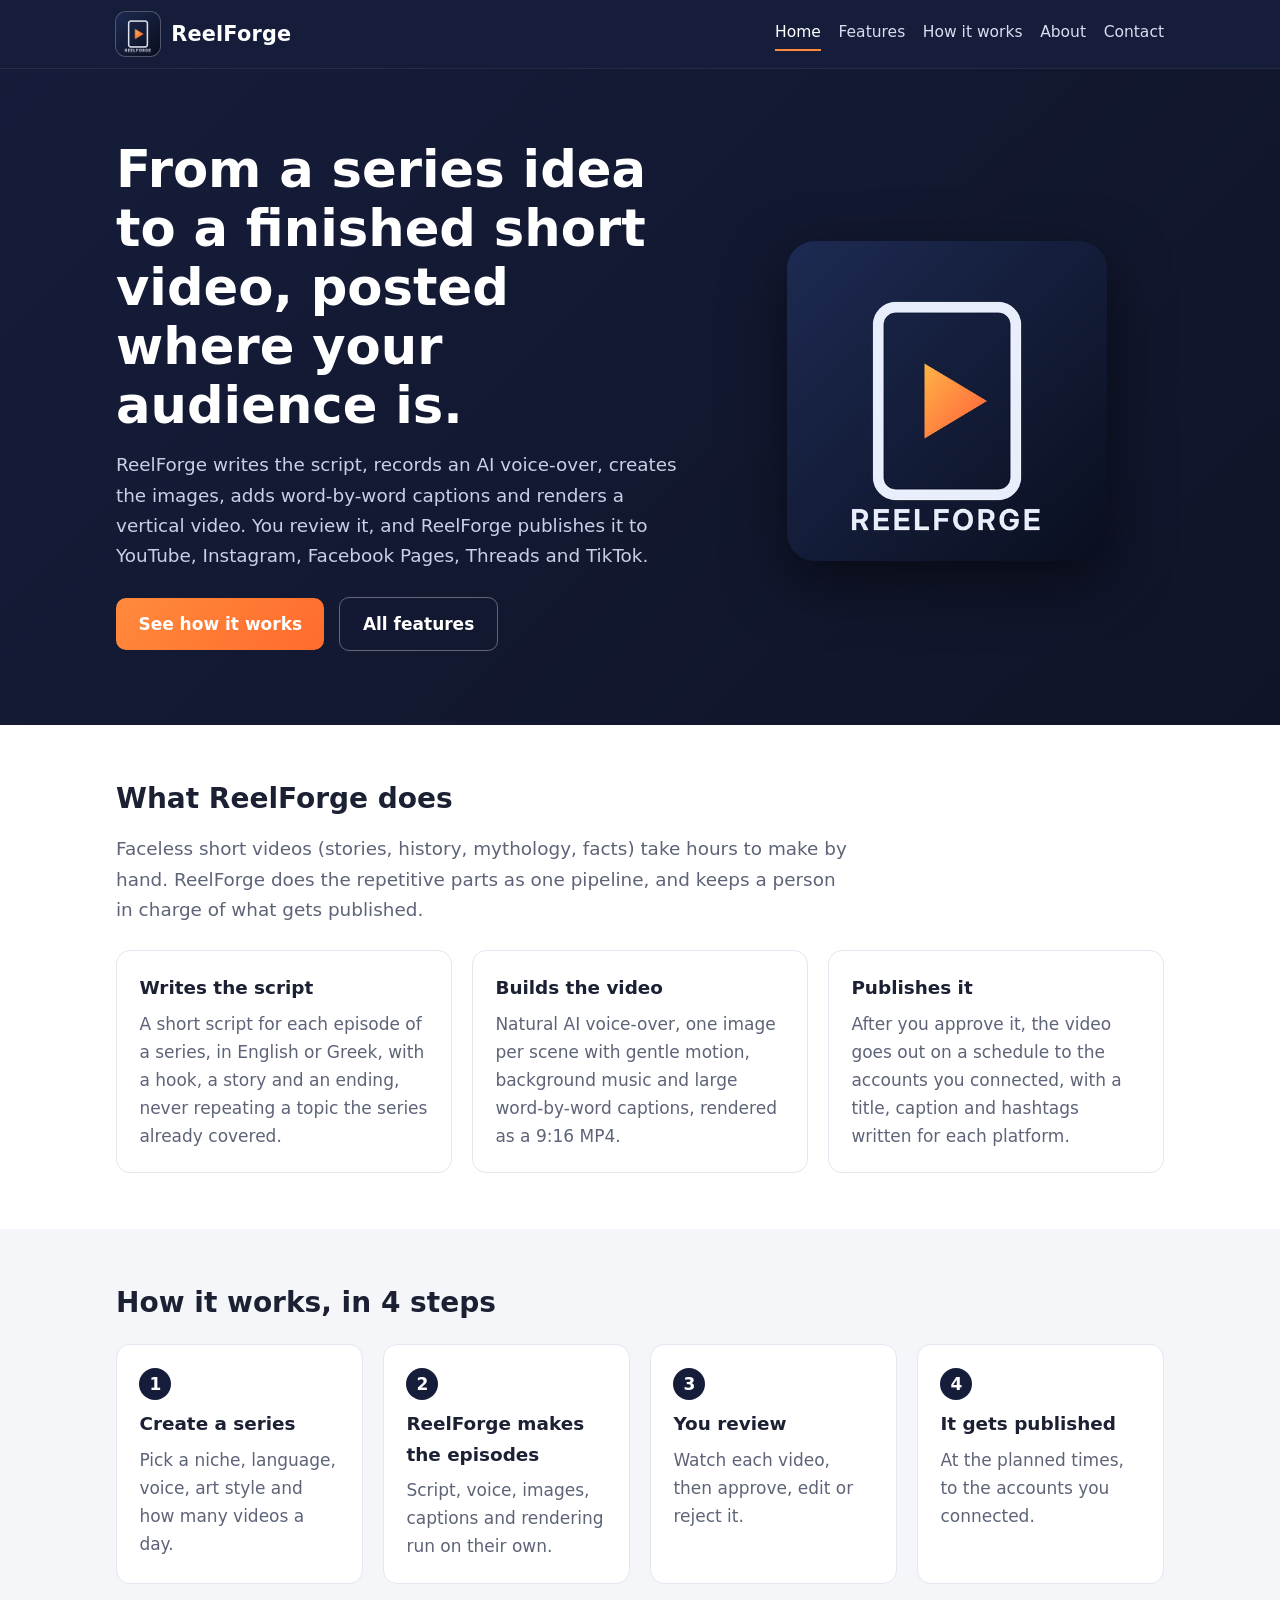
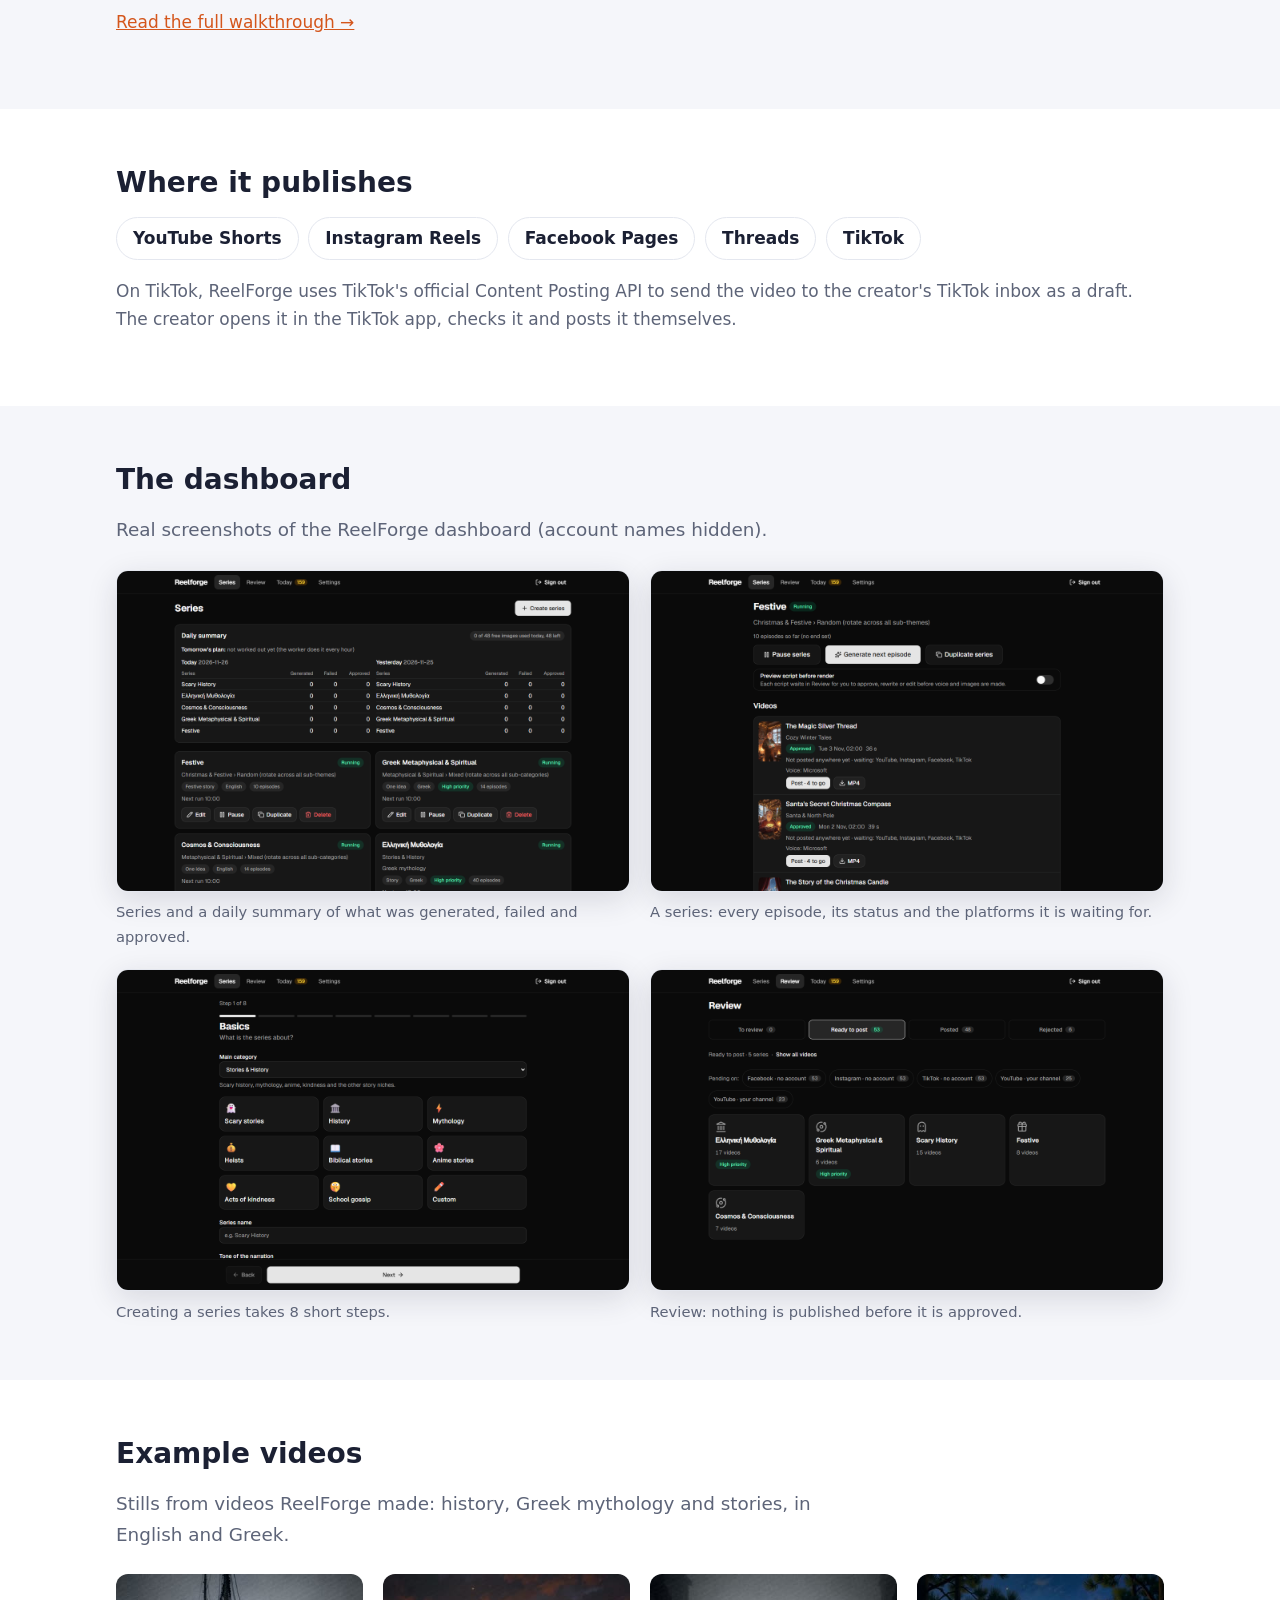
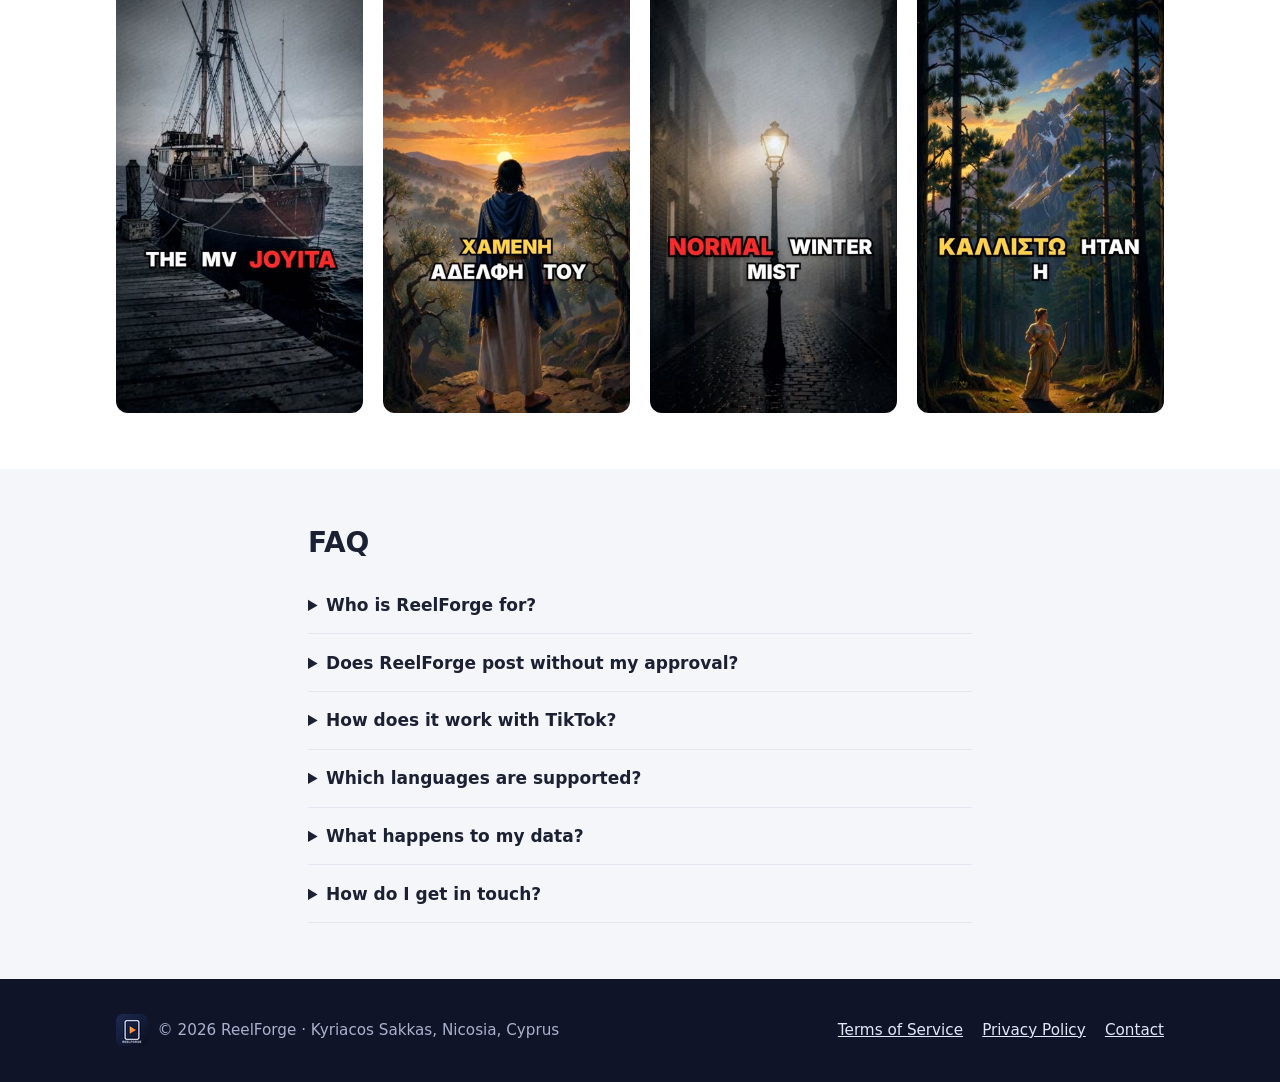
<file: index.html>
<!doctype html>
<html lang="en">
<head>
<meta charset="utf-8">
<meta name="viewport" content="width=device-width, initial-scale=1">
<title>ReelForge – faceless short videos, from idea to post</title>
<meta name="description" content="ReelForge turns a series idea into faceless short videos (script, AI voice, images, captions) and publishes them to YouTube, Instagram, Facebook, Threads and TikTok.">
<link rel="icon" href="favicon.ico" sizes="any">
<link rel="icon" type="image/png" sizes="32x32" href="favicon-32.png">
<link rel="apple-touch-icon" href="apple-touch-icon.png">
<link rel="manifest" href="site.webmanifest">
<meta name="theme-color" content="#161d3a">
<meta property="og:type" content="website">
<meta property="og:site_name" content="ReelForge">
<meta property="og:title" content="ReelForge – faceless short videos, from idea to post">
<meta property="og:description" content="Script, AI voice, images and captions in one pipeline, then published to YouTube, Instagram, Facebook, Threads and TikTok.">
<meta property="og:url" content="https://kvesakkas.github.io/reelforge-legal/">
<meta property="og:image" content="https://kvesakkas.github.io/reelforge-legal/icon-512.png">
<meta name="twitter:card" content="summary">
<link rel="stylesheet" href="style.css">
</head>
<body>
<header class="site-header">
  <div class="wrap">
    <a class="brand" href="index.html"><img src="logo-96.png" alt="ReelForge app icon" width="44" height="44">ReelForge</a>
    <nav class="site-nav" aria-label="Main">
      <a href="index.html" aria-current="page">Home</a>
      <a href="features.html">Features</a>
      <a href="how-it-works.html">How it works</a>
      <a href="about.html">About</a>
      <a href="contact.html">Contact</a>
    </nav>
  </div>
</header>

<main>
<div class="hero">
  <div class="wrap">
    <div>
      <h1>From a series idea to a finished short video, posted where your audience is.</h1>
      <p>ReelForge writes the script, records an AI voice-over, creates the images, adds word-by-word captions and renders a vertical video. You review it, and ReelForge publishes it to YouTube, Instagram, Facebook Pages, Threads and TikTok.</p>
      <a class="btn" href="how-it-works.html">See how it works</a>
      <a class="btn ghost" href="features.html">All features</a>
    </div>
    <img class="icon-big" src="icon-512.png" alt="ReelForge app icon" width="320" height="320">
  </div>
</div>

<section>
  <div class="wrap">
    <h2>What ReelForge does</h2>
    <p class="lead">Faceless short videos (stories, history, mythology, facts) take hours to make by hand. ReelForge does the repetitive parts as one pipeline, and keeps a person in charge of what gets published.</p>
    <div class="grid three" style="margin-top:1.5rem">
      <div class="card"><h3>Writes the script</h3><p>A short script for each episode of a series, in English or Greek, with a hook, a story and an ending, never repeating a topic the series already covered.</p></div>
      <div class="card"><h3>Builds the video</h3><p>Natural AI voice-over, one image per scene with gentle motion, background music and large word-by-word captions, rendered as a 9:16 MP4.</p></div>
      <div class="card"><h3>Publishes it</h3><p>After you approve it, the video goes out on a schedule to the accounts you connected, with a title, caption and hashtags written for each platform.</p></div>
    </div>
  </div>
</section>

<section class="alt">
  <div class="wrap">
    <h2>How it works, in 4 steps</h2>
    <div class="grid four" style="margin-top:1.5rem">
      <div class="card"><span class="step-no">1</span><h3>Create a series</h3><p>Pick a niche, language, voice, art style and how many videos a day.</p></div>
      <div class="card"><span class="step-no">2</span><h3>ReelForge makes the episodes</h3><p>Script, voice, images, captions and rendering run on their own.</p></div>
      <div class="card"><span class="step-no">3</span><h3>You review</h3><p>Watch each video, then approve, edit or reject it.</p></div>
      <div class="card"><span class="step-no">4</span><h3>It gets published</h3><p>At the planned times, to the accounts you connected.</p></div>
    </div>
    <p style="margin-top:1.5rem"><a href="how-it-works.html">Read the full walkthrough →</a></p>
  </div>
</section>

<section>
  <div class="wrap">
    <h2>Where it publishes</h2>
    <ul class="platforms">
      <li>YouTube Shorts</li><li>Instagram Reels</li><li>Facebook Pages</li><li>Threads</li><li>TikTok</li>
    </ul>
    <p class="muted">On TikTok, ReelForge uses TikTok's official Content Posting API to send the video to the creator's TikTok inbox as a draft. The creator opens it in the TikTok app, checks it and posts it themselves.</p>
  </div>
</section>

<section class="alt">
  <div class="wrap">
    <h2>The dashboard</h2>
    <p class="lead">Real screenshots of the ReelForge dashboard (account names hidden).</p>
    <div class="grid two" style="margin-top:1.5rem">
      <figure class="shot"><img src="img/dashboard-library.png" alt="ReelForge dashboard: list of series with a daily summary" width="1280" height="800"><figcaption>Series and a daily summary of what was generated, failed and approved.</figcaption></figure>
      <figure class="shot"><img src="img/dashboard-series.png" alt="A series page listing its videos and where each will be posted" width="1280" height="800"><figcaption>A series: every episode, its status and the platforms it is waiting for.</figcaption></figure>
      <figure class="shot"><img src="img/dashboard-new-series.png" alt="The new series wizard, step 1: category and niche" width="1280" height="800"><figcaption>Creating a series takes 8 short steps.</figcaption></figure>
      <figure class="shot"><img src="img/dashboard-review.png" alt="The review page with tabs To review, Ready to post, Posted and Rejected" width="1280" height="800"><figcaption>Review: nothing is published before it is approved.</figcaption></figure>
    </div>
  </div>
</section>

<section>
  <div class="wrap">
    <h2>Example videos</h2>
    <p class="lead">Stills from videos ReelForge made: history, Greek mythology and stories, in English and Greek.</p>
    <div class="grid four stills" style="margin-top:1.5rem">
      <img src="img/example-1.jpg" alt="Video still: an old ship at a pier, caption 'The MV Joyita'" width="360" height="640">
      <img src="img/example-2.jpg" alt="Video still: a figure in a robe watching a sunset over hills, Greek caption" width="360" height="640">
      <img src="img/example-3.jpg" alt="Video still: a street lamp in a misty alley, caption 'Normal winter mist'" width="360" height="640">
      <img src="img/example-4.jpg" alt="Video still: a huntress in a pine forest below mountains, Greek caption" width="360" height="640">
    </div>
  </div>
</section>

<section class="alt">
  <div class="wrap narrow">
    <h2>FAQ</h2>
    <details><summary>Who is ReelForge for?</summary><p>Creators who run faceless channels and want to publish regularly without spending hours on every video. Today it is used by its developer for his own channels and is being prepared for more users.</p></details>
    <details><summary>Does ReelForge post without my approval?</summary><p>Only if you turn on auto-approve for a series. By default every video waits in Review until you approve it.</p></details>
    <details><summary>How does it work with TikTok?</summary><p>You connect your TikTok account with TikTok's own login. ReelForge then uploads approved videos to your TikTok inbox as drafts; you finish and post them in the TikTok app. You can disconnect at any time.</p></details>
    <details><summary>Which languages are supported?</summary><p>English and Greek scripts, voices and captions.</p></details>
    <details><summary>What happens to my data?</summary><p>ReelForge stores only what it needs to post for you (encrypted access tokens and the connected account's basic profile). Nothing is sold or shared. See the <a href="privacy.html">Privacy Policy</a>.</p></details>
    <details><summary>How do I get in touch?</summary><p>E-mail <a href="mailto:kvesakkas@gmail.com">kvesakkas@gmail.com</a> or see the <a href="contact.html">Contact</a> page.</p></details>
  </div>
</section>
</main>

<footer class="site-footer">
  <div class="wrap">
    <div class="foot-brand"><img src="favicon-32.png" alt="" width="32" height="32"><span>© 2026 ReelForge · Kyriacos Sakkas, Nicosia, Cyprus</span></div>
    <nav aria-label="Footer">
      <a href="terms.html">Terms of Service</a>
      <a href="privacy.html">Privacy Policy</a>
      <a href="contact.html">Contact</a>
    </nav>
  </div>
</footer>
</body>
</html>
</file>
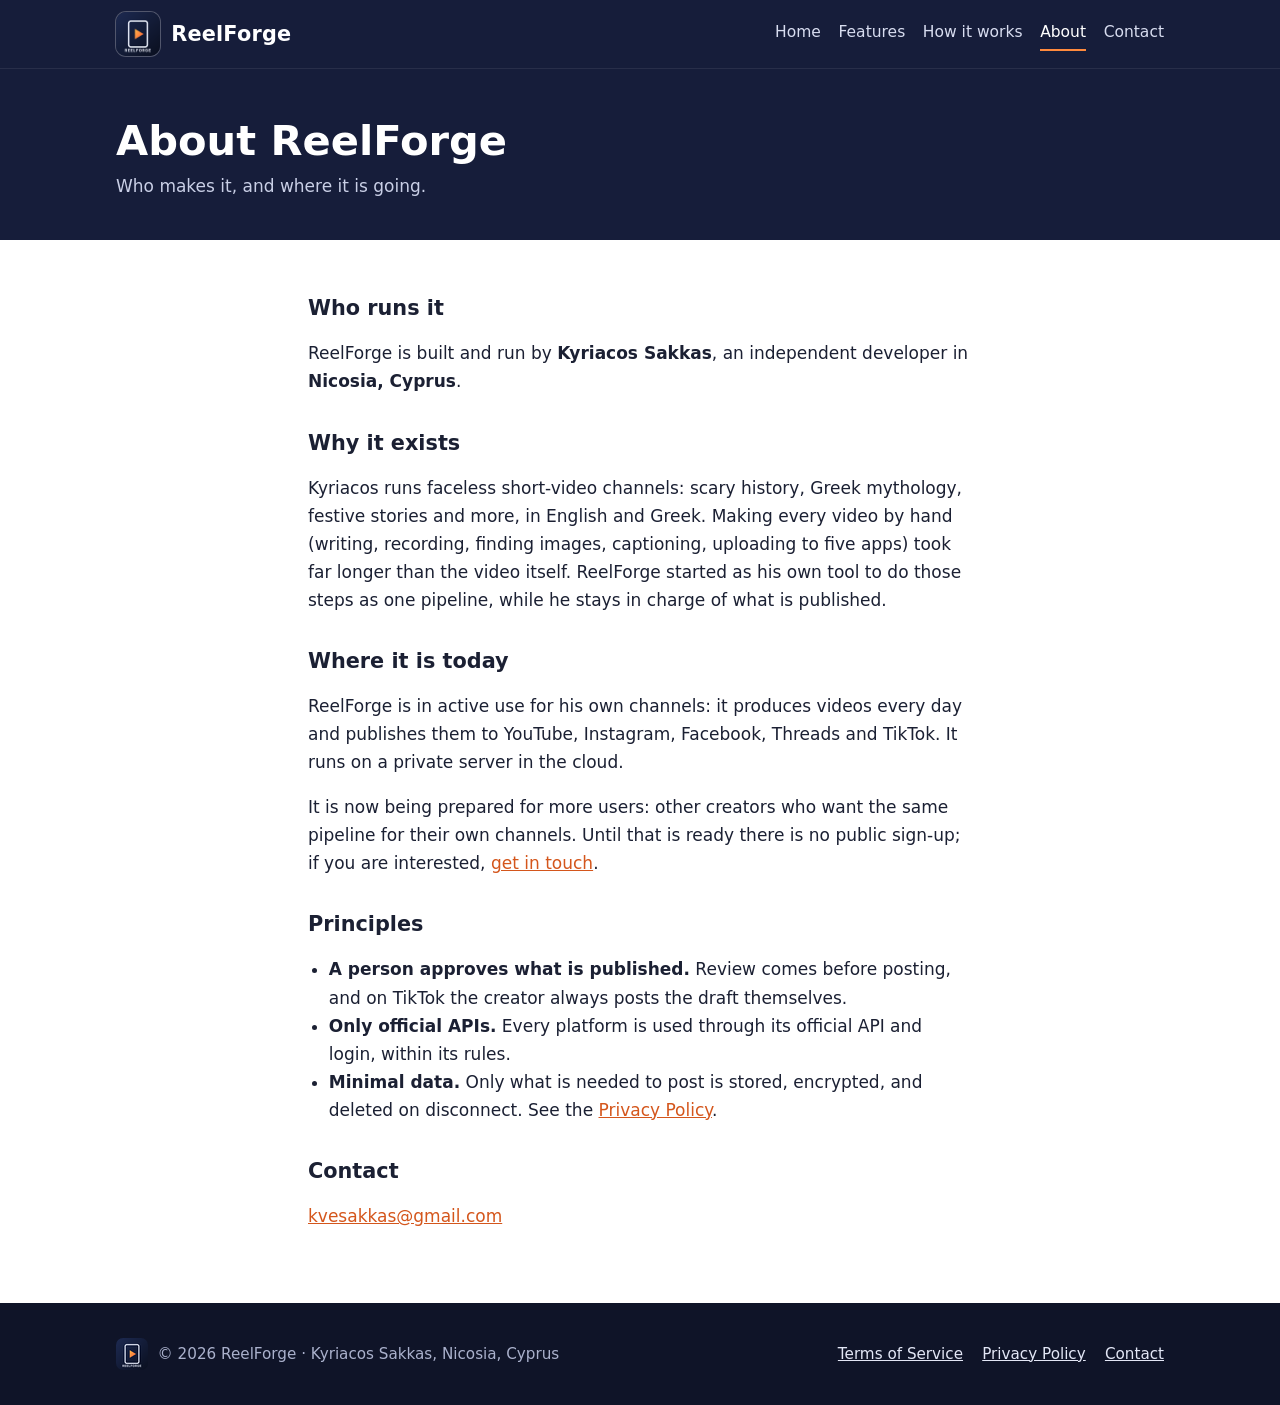
<file: about.html>
<!doctype html>
<html lang="en">
<head>
<meta charset="utf-8">
<meta name="viewport" content="width=device-width, initial-scale=1">
<title>About – ReelForge</title>
<meta name="description" content="Who makes ReelForge: Kyriacos Sakkas, Nicosia, Cyprus.">
<link rel="icon" href="favicon.ico" sizes="any">
<link rel="icon" type="image/png" sizes="32x32" href="favicon-32.png">
<link rel="apple-touch-icon" href="apple-touch-icon.png">
<link rel="manifest" href="site.webmanifest">
<meta name="theme-color" content="#161d3a">
<meta property="og:type" content="website">
<meta property="og:site_name" content="ReelForge">
<meta property="og:title" content="About – ReelForge">
<meta property="og:description" content="Who makes ReelForge and why.">
<meta property="og:url" content="https://kvesakkas.github.io/reelforge-legal/about.html">
<meta property="og:image" content="https://kvesakkas.github.io/reelforge-legal/icon-512.png">
<meta name="twitter:card" content="summary">
<link rel="stylesheet" href="style.css">
</head>
<body>
<header class="site-header">
  <div class="wrap">
    <a class="brand" href="index.html"><img src="logo-96.png" alt="ReelForge app icon" width="44" height="44">ReelForge</a>
    <nav class="site-nav" aria-label="Main">
      <a href="index.html">Home</a>
      <a href="features.html">Features</a>
      <a href="how-it-works.html">How it works</a>
      <a href="about.html" aria-current="page">About</a>
      <a href="contact.html">Contact</a>
    </nav>
  </div>
</header>

<main>
<div class="page-head"><div class="wrap"><h1>About ReelForge</h1><p>Who makes it, and where it is going.</p></div></div>

<section>
  <div class="wrap narrow prose">
    <h2 style="margin-top:0">Who runs it</h2>
    <p>ReelForge is built and run by <strong>Kyriacos Sakkas</strong>, an independent developer in <strong>Nicosia, Cyprus</strong>.</p>

    <h2>Why it exists</h2>
    <p>Kyriacos runs faceless short-video channels: scary history, Greek mythology, festive stories and more, in English and Greek. Making every video by hand (writing, recording, finding images, captioning, uploading to five apps) took far longer than the video itself. ReelForge started as his own tool to do those steps as one pipeline, while he stays in charge of what is published.</p>

    <h2>Where it is today</h2>
    <p>ReelForge is in active use for his own channels: it produces videos every day and publishes them to YouTube, Instagram, Facebook, Threads and TikTok. It runs on a private server in the cloud.</p>
    <p>It is now being prepared for more users: other creators who want the same pipeline for their own channels. Until that is ready there is no public sign-up; if you are interested, <a href="contact.html">get in touch</a>.</p>

    <h2>Principles</h2>
    <ul>
      <li><strong>A person approves what is published.</strong> Review comes before posting, and on TikTok the creator always posts the draft themselves.</li>
      <li><strong>Only official APIs.</strong> Every platform is used through its official API and login, within its rules.</li>
      <li><strong>Minimal data.</strong> Only what is needed to post is stored, encrypted, and deleted on disconnect. See the <a href="privacy.html">Privacy Policy</a>.</li>
    </ul>

    <h2>Contact</h2>
    <p><a href="mailto:kvesakkas@gmail.com">kvesakkas@gmail.com</a></p>
  </div>
</section>
</main>

<footer class="site-footer">
  <div class="wrap">
    <div class="foot-brand"><img src="favicon-32.png" alt="" width="32" height="32"><span>© 2026 ReelForge · Kyriacos Sakkas, Nicosia, Cyprus</span></div>
    <nav aria-label="Footer">
      <a href="terms.html">Terms of Service</a>
      <a href="privacy.html">Privacy Policy</a>
      <a href="contact.html">Contact</a>
    </nav>
  </div>
</footer>
</body>
</html>
</file>
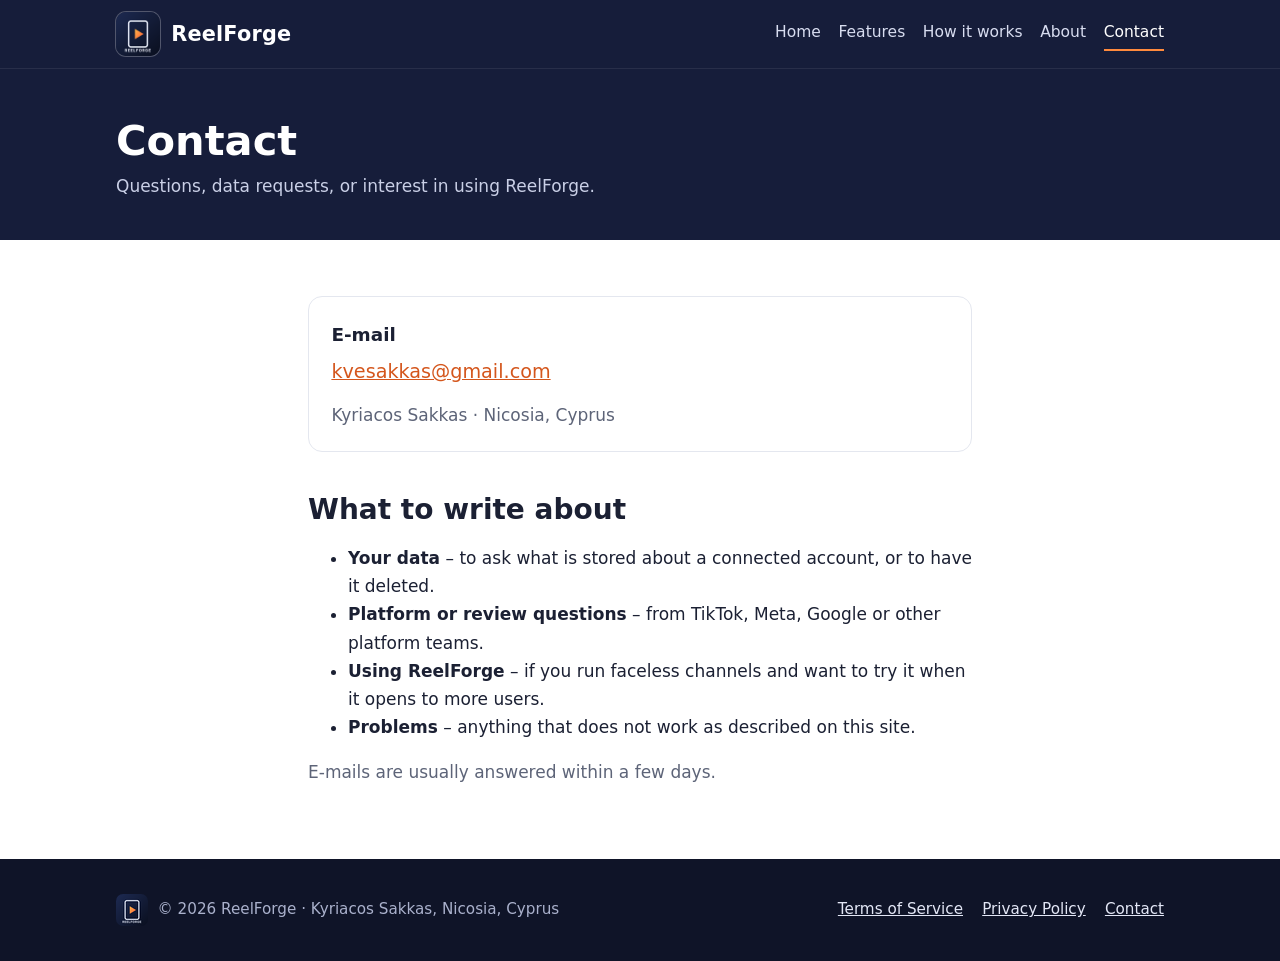
<file: contact.html>
<!doctype html>
<html lang="en">
<head>
<meta charset="utf-8">
<meta name="viewport" content="width=device-width, initial-scale=1">
<title>Contact – ReelForge</title>
<meta name="description" content="Contact ReelForge: kvesakkas@gmail.com.">
<link rel="icon" href="favicon.ico" sizes="any">
<link rel="icon" type="image/png" sizes="32x32" href="favicon-32.png">
<link rel="apple-touch-icon" href="apple-touch-icon.png">
<link rel="manifest" href="site.webmanifest">
<meta name="theme-color" content="#161d3a">
<meta property="og:type" content="website">
<meta property="og:site_name" content="ReelForge">
<meta property="og:title" content="Contact – ReelForge">
<meta property="og:description" content="Questions, data requests or interest in using ReelForge.">
<meta property="og:url" content="https://kvesakkas.github.io/reelforge-legal/contact.html">
<meta property="og:image" content="https://kvesakkas.github.io/reelforge-legal/icon-512.png">
<meta name="twitter:card" content="summary">
<link rel="stylesheet" href="style.css">
</head>
<body>
<header class="site-header">
  <div class="wrap">
    <a class="brand" href="index.html"><img src="logo-96.png" alt="ReelForge app icon" width="44" height="44">ReelForge</a>
    <nav class="site-nav" aria-label="Main">
      <a href="index.html">Home</a>
      <a href="features.html">Features</a>
      <a href="how-it-works.html">How it works</a>
      <a href="about.html">About</a>
      <a href="contact.html" aria-current="page">Contact</a>
    </nav>
  </div>
</header>

<main>
<div class="page-head"><div class="wrap"><h1>Contact</h1><p>Questions, data requests, or interest in using ReelForge.</p></div></div>

<section>
  <div class="wrap narrow">
    <div class="card">
      <h3>E-mail</h3>
      <p style="font-size:1.2rem"><a href="mailto:kvesakkas@gmail.com">kvesakkas@gmail.com</a></p>
      <p style="margin-top:0.8rem">Kyriacos Sakkas · Nicosia, Cyprus</p>
    </div>
    <h2 style="margin-top:2.5rem">What to write about</h2>
    <ul>
      <li><strong>Your data</strong> – to ask what is stored about a connected account, or to have it deleted.</li>
      <li><strong>Platform or review questions</strong> – from TikTok, Meta, Google or other platform teams.</li>
      <li><strong>Using ReelForge</strong> – if you run faceless channels and want to try it when it opens to more users.</li>
      <li><strong>Problems</strong> – anything that does not work as described on this site.</li>
    </ul>
    <p class="muted">E-mails are usually answered within a few days.</p>
  </div>
</section>
</main>

<footer class="site-footer">
  <div class="wrap">
    <div class="foot-brand"><img src="favicon-32.png" alt="" width="32" height="32"><span>© 2026 ReelForge · Kyriacos Sakkas, Nicosia, Cyprus</span></div>
    <nav aria-label="Footer">
      <a href="terms.html">Terms of Service</a>
      <a href="privacy.html">Privacy Policy</a>
      <a href="contact.html">Contact</a>
    </nav>
  </div>
</footer>
</body>
</html>
</file>
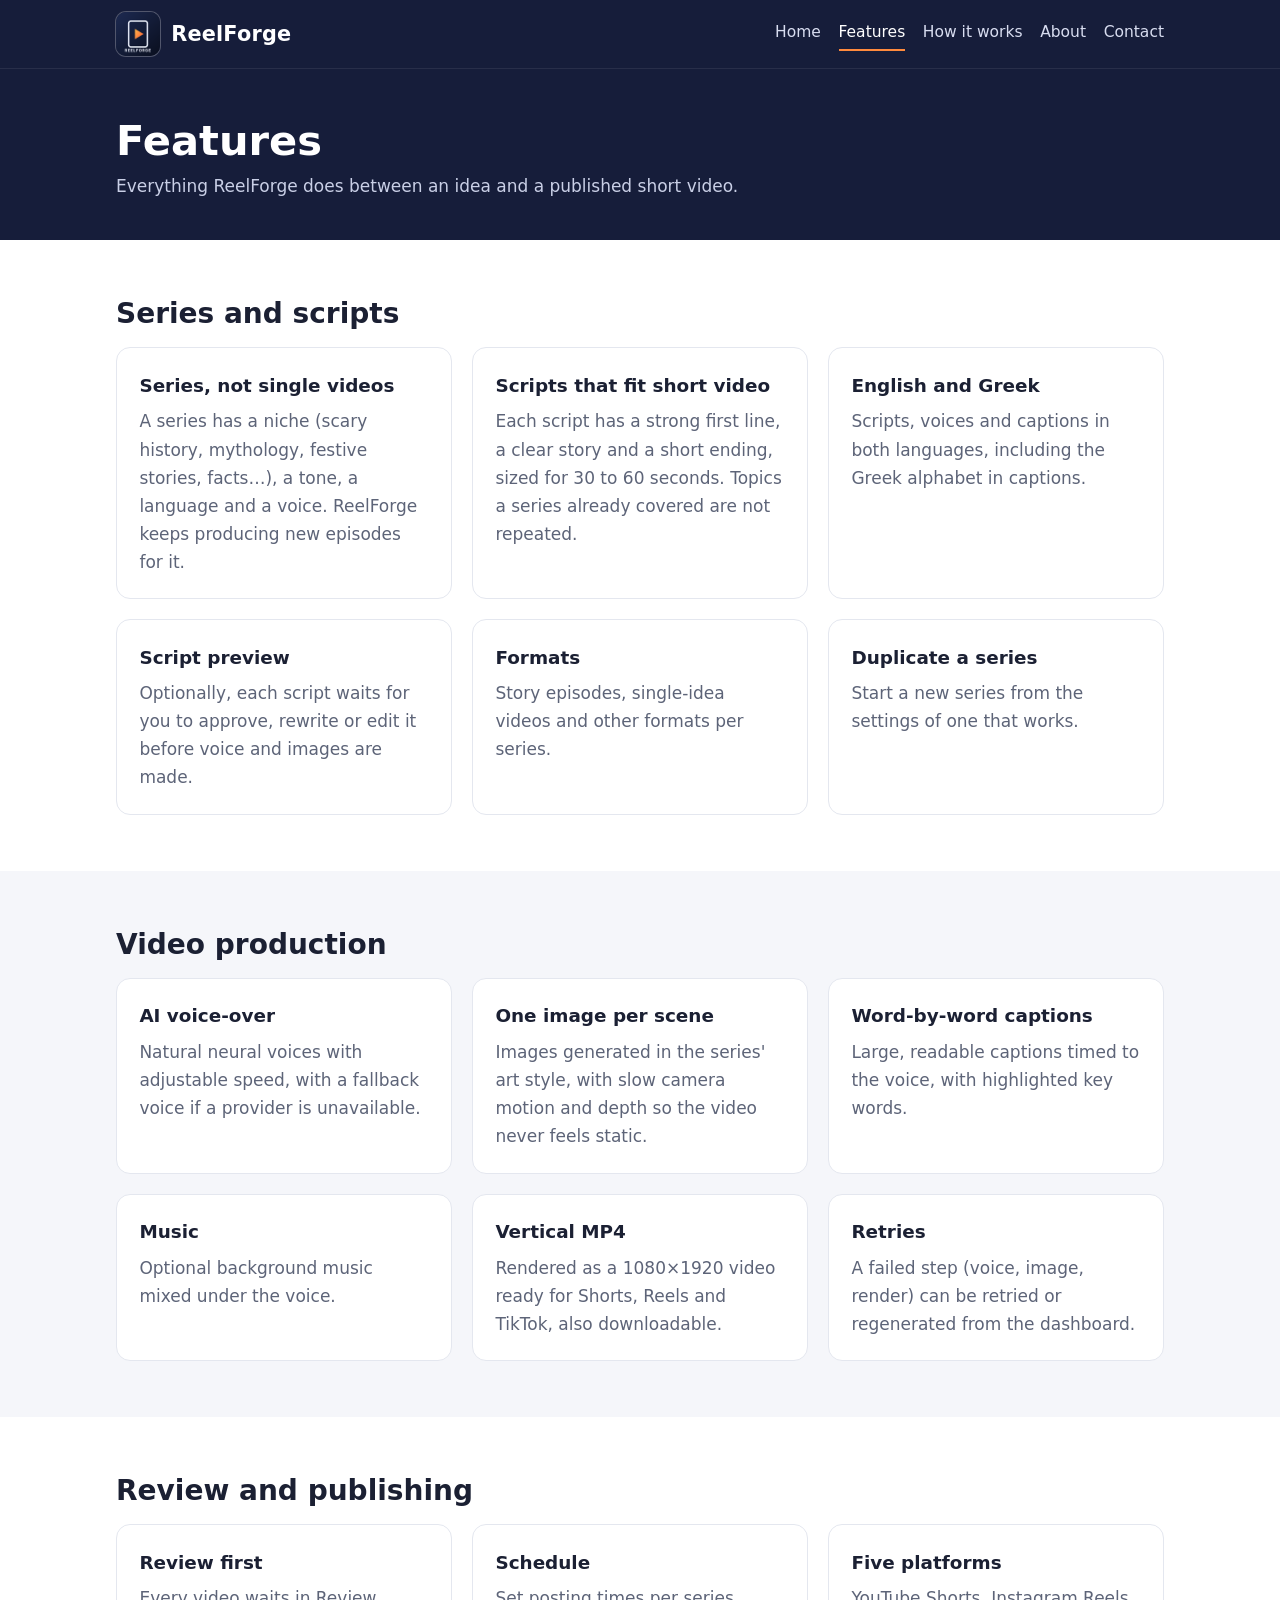
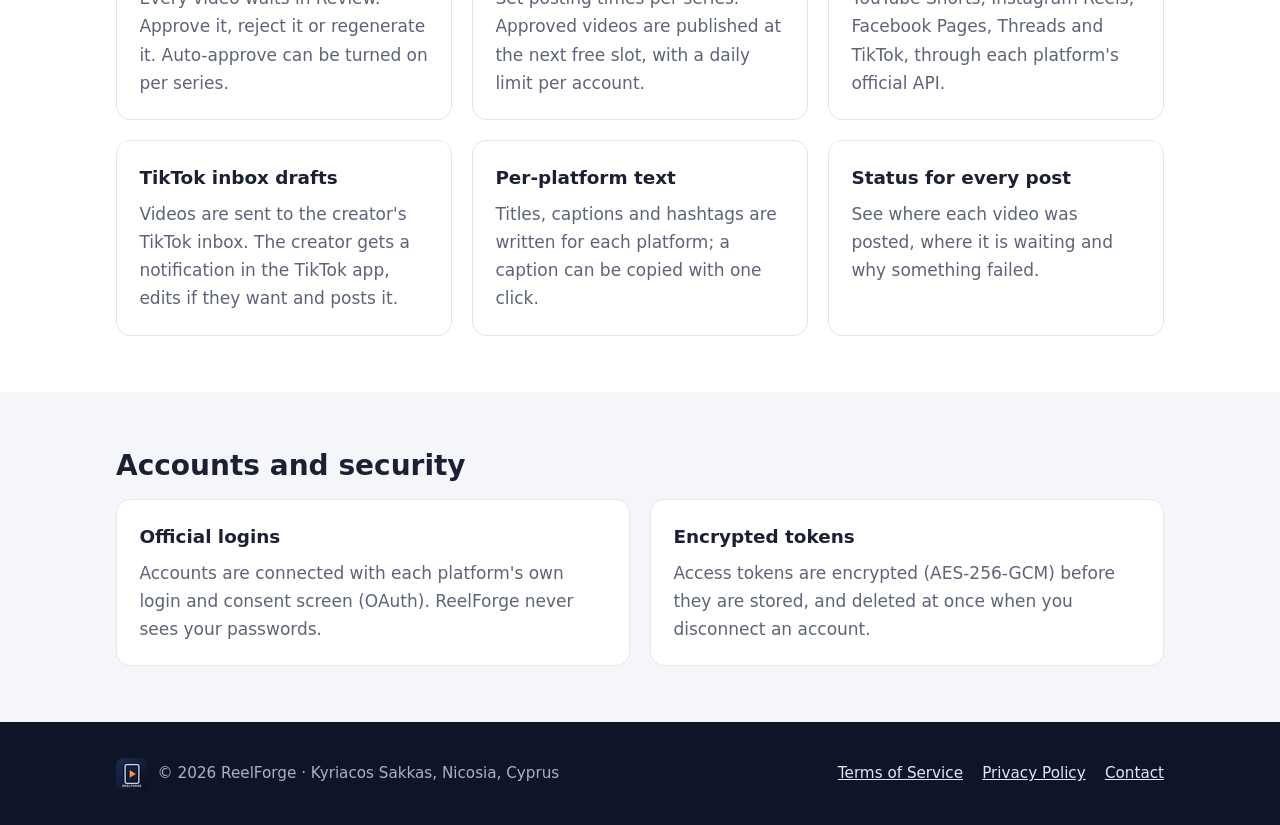
<file: features.html>
<!doctype html>
<html lang="en">
<head>
<meta charset="utf-8">
<meta name="viewport" content="width=device-width, initial-scale=1">
<title>Features – ReelForge</title>
<meta name="description" content="ReelForge features: series, scripts, AI voice, images, captions, review, scheduling and publishing to five platforms.">
<link rel="icon" href="favicon.ico" sizes="any">
<link rel="icon" type="image/png" sizes="32x32" href="favicon-32.png">
<link rel="apple-touch-icon" href="apple-touch-icon.png">
<link rel="manifest" href="site.webmanifest">
<meta name="theme-color" content="#161d3a">
<meta property="og:type" content="website">
<meta property="og:site_name" content="ReelForge">
<meta property="og:title" content="Features – ReelForge">
<meta property="og:description" content="Series, scripts, AI voice, images, captions, review, scheduling and publishing to five platforms.">
<meta property="og:url" content="https://kvesakkas.github.io/reelforge-legal/features.html">
<meta property="og:image" content="https://kvesakkas.github.io/reelforge-legal/icon-512.png">
<meta name="twitter:card" content="summary">
<link rel="stylesheet" href="style.css">
</head>
<body>
<header class="site-header">
  <div class="wrap">
    <a class="brand" href="index.html"><img src="logo-96.png" alt="ReelForge app icon" width="44" height="44">ReelForge</a>
    <nav class="site-nav" aria-label="Main">
      <a href="index.html">Home</a>
      <a href="features.html" aria-current="page">Features</a>
      <a href="how-it-works.html">How it works</a>
      <a href="about.html">About</a>
      <a href="contact.html">Contact</a>
    </nav>
  </div>
</header>

<main>
<div class="page-head"><div class="wrap"><h1>Features</h1><p>Everything ReelForge does between an idea and a published short video.</p></div></div>

<section>
  <div class="wrap">
    <h2>Series and scripts</h2>
    <div class="grid three">
      <div class="card"><h3>Series, not single videos</h3><p>A series has a niche (scary history, mythology, festive stories, facts…), a tone, a language and a voice. ReelForge keeps producing new episodes for it.</p></div>
      <div class="card"><h3>Scripts that fit short video</h3><p>Each script has a strong first line, a clear story and a short ending, sized for 30 to 60 seconds. Topics a series already covered are not repeated.</p></div>
      <div class="card"><h3>English and Greek</h3><p>Scripts, voices and captions in both languages, including the Greek alphabet in captions.</p></div>
      <div class="card"><h3>Script preview</h3><p>Optionally, each script waits for you to approve, rewrite or edit it before voice and images are made.</p></div>
      <div class="card"><h3>Formats</h3><p>Story episodes, single-idea videos and other formats per series.</p></div>
      <div class="card"><h3>Duplicate a series</h3><p>Start a new series from the settings of one that works.</p></div>
    </div>
  </div>
</section>

<section class="alt">
  <div class="wrap">
    <h2>Video production</h2>
    <div class="grid three">
      <div class="card"><h3>AI voice-over</h3><p>Natural neural voices with adjustable speed, with a fallback voice if a provider is unavailable.</p></div>
      <div class="card"><h3>One image per scene</h3><p>Images generated in the series' art style, with slow camera motion and depth so the video never feels static.</p></div>
      <div class="card"><h3>Word-by-word captions</h3><p>Large, readable captions timed to the voice, with highlighted key words.</p></div>
      <div class="card"><h3>Music</h3><p>Optional background music mixed under the voice.</p></div>
      <div class="card"><h3>Vertical MP4</h3><p>Rendered as a 1080×1920 video ready for Shorts, Reels and TikTok, also downloadable.</p></div>
      <div class="card"><h3>Retries</h3><p>A failed step (voice, image, render) can be retried or regenerated from the dashboard.</p></div>
    </div>
  </div>
</section>

<section>
  <div class="wrap">
    <h2>Review and publishing</h2>
    <div class="grid three">
      <div class="card"><h3>Review first</h3><p>Every video waits in Review. Approve it, reject it or regenerate it. Auto-approve can be turned on per series.</p></div>
      <div class="card"><h3>Schedule</h3><p>Set posting times per series. Approved videos are published at the next free slot, with a daily limit per account.</p></div>
      <div class="card"><h3>Five platforms</h3><p>YouTube Shorts, Instagram Reels, Facebook Pages, Threads and TikTok, through each platform's official API.</p></div>
      <div class="card"><h3>TikTok inbox drafts</h3><p>Videos are sent to the creator's TikTok inbox. The creator gets a notification in the TikTok app, edits if they want and posts it.</p></div>
      <div class="card"><h3>Per-platform text</h3><p>Titles, captions and hashtags are written for each platform; a caption can be copied with one click.</p></div>
      <div class="card"><h3>Status for every post</h3><p>See where each video was posted, where it is waiting and why something failed.</p></div>
    </div>
  </div>
</section>

<section class="alt">
  <div class="wrap">
    <h2>Accounts and security</h2>
    <div class="grid two">
      <div class="card"><h3>Official logins</h3><p>Accounts are connected with each platform's own login and consent screen (OAuth). ReelForge never sees your passwords.</p></div>
      <div class="card"><h3>Encrypted tokens</h3><p>Access tokens are encrypted (AES-256-GCM) before they are stored, and deleted at once when you disconnect an account.</p></div>
    </div>
  </div>
</section>
</main>

<footer class="site-footer">
  <div class="wrap">
    <div class="foot-brand"><img src="favicon-32.png" alt="" width="32" height="32"><span>© 2026 ReelForge · Kyriacos Sakkas, Nicosia, Cyprus</span></div>
    <nav aria-label="Footer">
      <a href="terms.html">Terms of Service</a>
      <a href="privacy.html">Privacy Policy</a>
      <a href="contact.html">Contact</a>
    </nav>
  </div>
</footer>
</body>
</html>
</file>
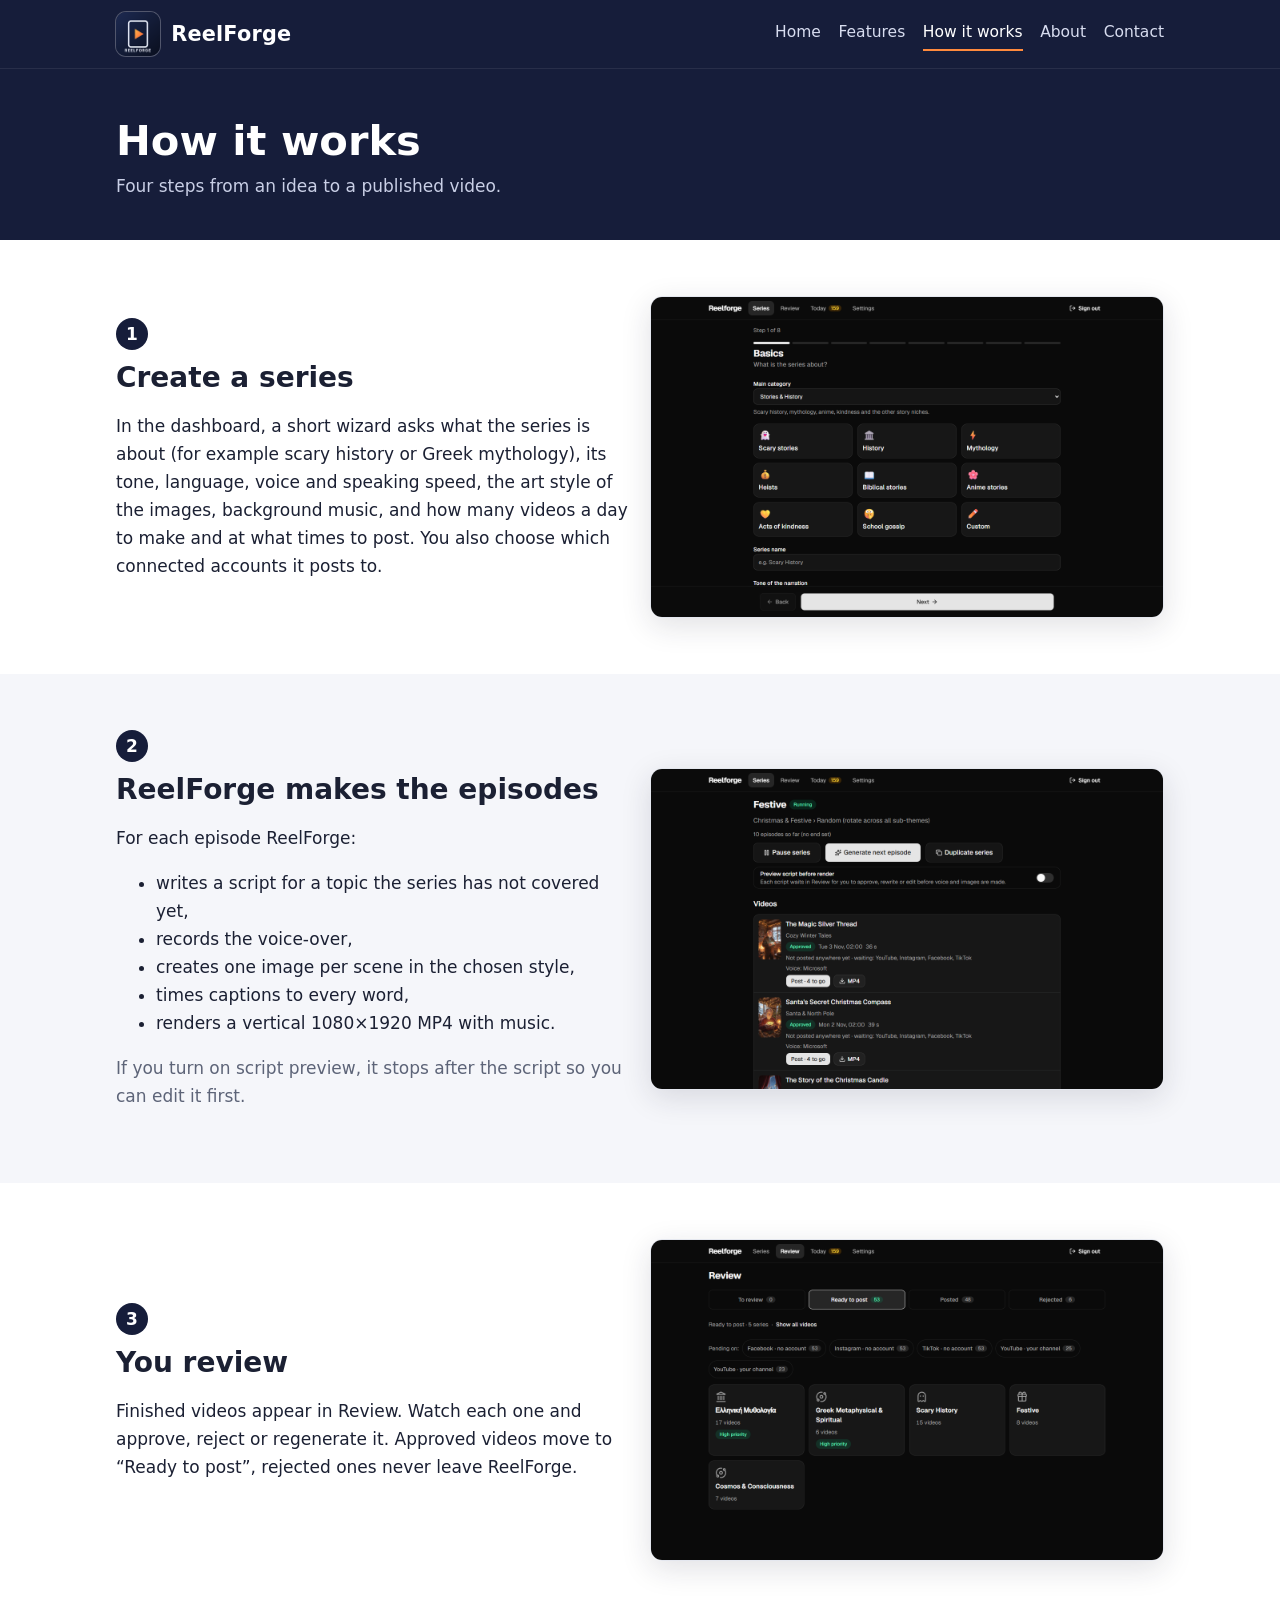
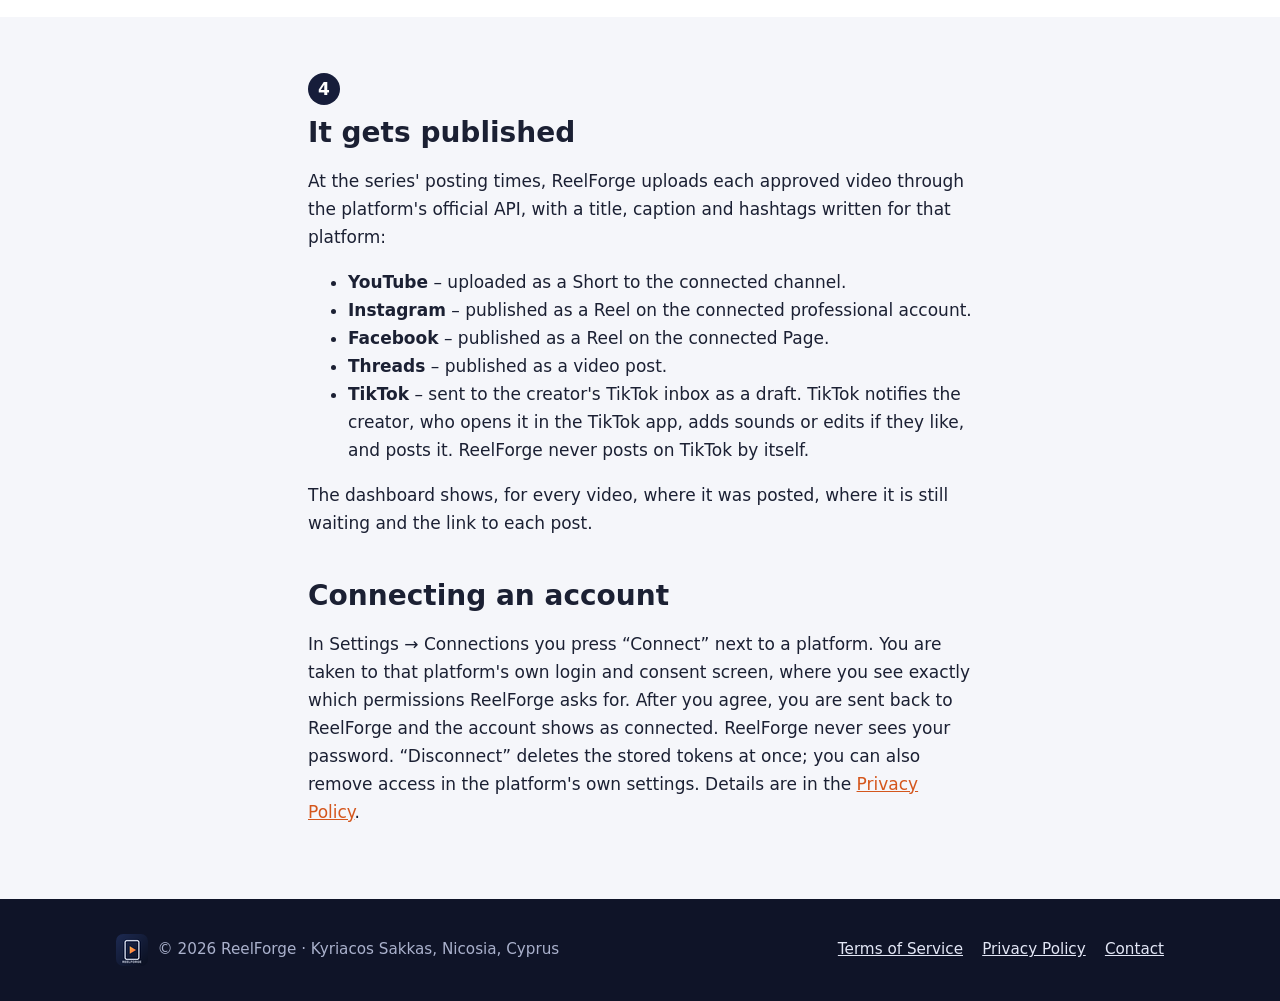
<file: how-it-works.html>
<!doctype html>
<html lang="en">
<head>
<meta charset="utf-8">
<meta name="viewport" content="width=device-width, initial-scale=1">
<title>How it works – ReelForge</title>
<meta name="description" content="How ReelForge turns a series idea into published short videos: create a series, generate, review, publish.">
<link rel="icon" href="favicon.ico" sizes="any">
<link rel="icon" type="image/png" sizes="32x32" href="favicon-32.png">
<link rel="apple-touch-icon" href="apple-touch-icon.png">
<link rel="manifest" href="site.webmanifest">
<meta name="theme-color" content="#161d3a">
<meta property="og:type" content="website">
<meta property="og:site_name" content="ReelForge">
<meta property="og:title" content="How it works – ReelForge">
<meta property="og:description" content="Create a series, let ReelForge make the episodes, review them, and they get published.">
<meta property="og:url" content="https://kvesakkas.github.io/reelforge-legal/how-it-works.html">
<meta property="og:image" content="https://kvesakkas.github.io/reelforge-legal/icon-512.png">
<meta name="twitter:card" content="summary">
<link rel="stylesheet" href="style.css">
</head>
<body>
<header class="site-header">
  <div class="wrap">
    <a class="brand" href="index.html"><img src="logo-96.png" alt="ReelForge app icon" width="44" height="44">ReelForge</a>
    <nav class="site-nav" aria-label="Main">
      <a href="index.html">Home</a>
      <a href="features.html">Features</a>
      <a href="how-it-works.html" aria-current="page">How it works</a>
      <a href="about.html">About</a>
      <a href="contact.html">Contact</a>
    </nav>
  </div>
</header>

<main>
<div class="page-head"><div class="wrap"><h1>How it works</h1><p>Four steps from an idea to a published video.</p></div></div>

<section>
  <div class="wrap grid two" style="align-items:center">
    <div>
      <span class="step-no">1</span>
      <h2>Create a series</h2>
      <p>In the dashboard, a short wizard asks what the series is about (for example scary history or Greek mythology), its tone, language, voice and speaking speed, the art style of the images, background music, and how many videos a day to make and at what times to post. You also choose which connected accounts it posts to.</p>
    </div>
    <figure class="shot"><img src="img/dashboard-new-series.png" alt="The new series wizard" width="1280" height="800"></figure>
  </div>
</section>

<section class="alt">
  <div class="wrap grid two" style="align-items:center">
    <div>
      <span class="step-no">2</span>
      <h2>ReelForge makes the episodes</h2>
      <p>For each episode ReelForge:</p>
      <ul>
        <li>writes a script for a topic the series has not covered yet,</li>
        <li>records the voice-over,</li>
        <li>creates one image per scene in the chosen style,</li>
        <li>times captions to every word,</li>
        <li>renders a vertical 1080×1920 MP4 with music.</li>
      </ul>
      <p class="muted">If you turn on script preview, it stops after the script so you can edit it first.</p>
    </div>
    <figure class="shot"><img src="img/dashboard-series.png" alt="A series page with its episodes" width="1280" height="800"></figure>
  </div>
</section>

<section>
  <div class="wrap grid two" style="align-items:center">
    <div>
      <span class="step-no">3</span>
      <h2>You review</h2>
      <p>Finished videos appear in Review. Watch each one and approve, reject or regenerate it. Approved videos move to “Ready to post”, rejected ones never leave ReelForge.</p>
    </div>
    <figure class="shot"><img src="img/dashboard-review.png" alt="The review page" width="1280" height="800"></figure>
  </div>
</section>

<section class="alt">
  <div class="wrap narrow">
    <span class="step-no">4</span>
    <h2>It gets published</h2>
    <p>At the series' posting times, ReelForge uploads each approved video through the platform's official API, with a title, caption and hashtags written for that platform:</p>
    <ul>
      <li><strong>YouTube</strong> – uploaded as a Short to the connected channel.</li>
      <li><strong>Instagram</strong> – published as a Reel on the connected professional account.</li>
      <li><strong>Facebook</strong> – published as a Reel on the connected Page.</li>
      <li><strong>Threads</strong> – published as a video post.</li>
      <li><strong>TikTok</strong> – sent to the creator's TikTok inbox as a draft. TikTok notifies the creator, who opens it in the TikTok app, adds sounds or edits if they like, and posts it. ReelForge never posts on TikTok by itself.</li>
    </ul>
    <p>The dashboard shows, for every video, where it was posted, where it is still waiting and the link to each post.</p>

    <h2 style="margin-top:2.5rem">Connecting an account</h2>
    <p>In Settings → Connections you press “Connect” next to a platform. You are taken to that platform's own login and consent screen, where you see exactly which permissions ReelForge asks for. After you agree, you are sent back to ReelForge and the account shows as connected. ReelForge never sees your password. “Disconnect” deletes the stored tokens at once; you can also remove access in the platform's own settings. Details are in the <a href="privacy.html">Privacy Policy</a>.</p>
  </div>
</section>
</main>

<footer class="site-footer">
  <div class="wrap">
    <div class="foot-brand"><img src="favicon-32.png" alt="" width="32" height="32"><span>© 2026 ReelForge · Kyriacos Sakkas, Nicosia, Cyprus</span></div>
    <nav aria-label="Footer">
      <a href="terms.html">Terms of Service</a>
      <a href="privacy.html">Privacy Policy</a>
      <a href="contact.html">Contact</a>
    </nav>
  </div>
</footer>
</body>
</html>
</file>
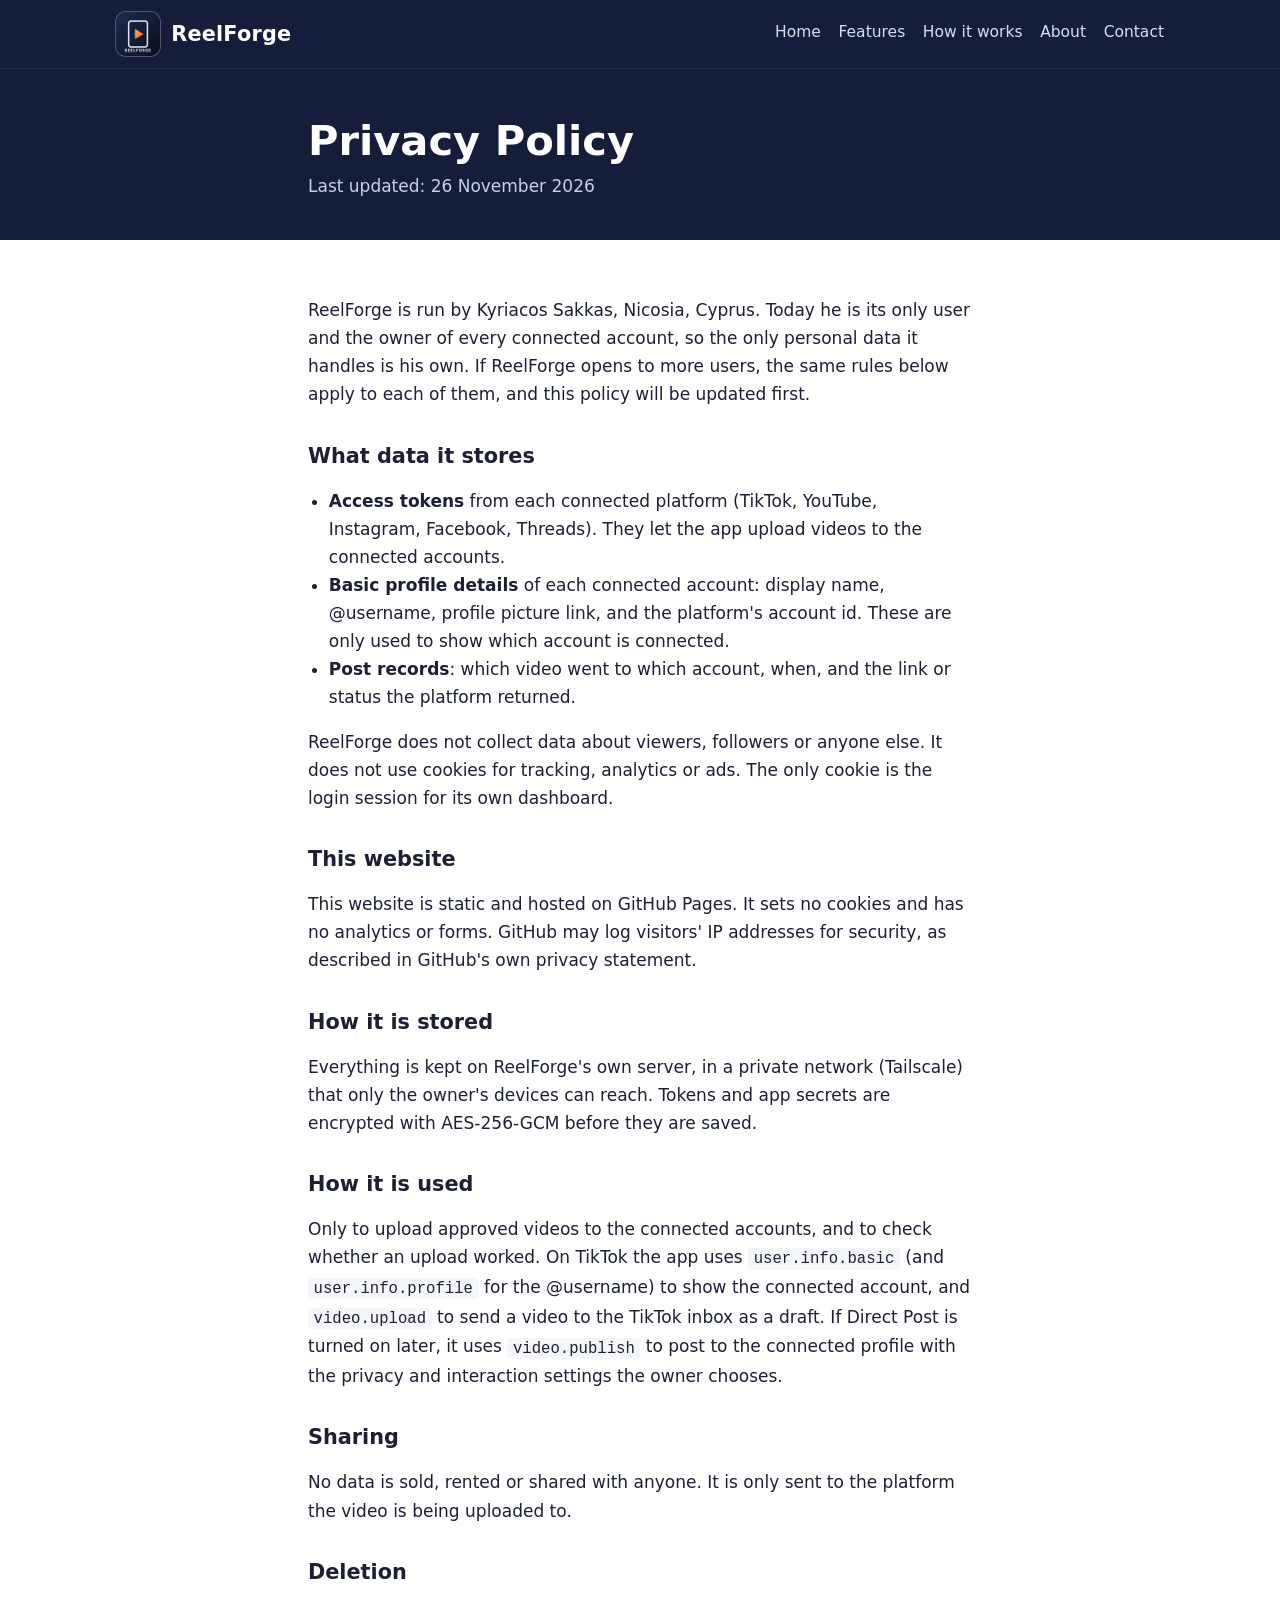
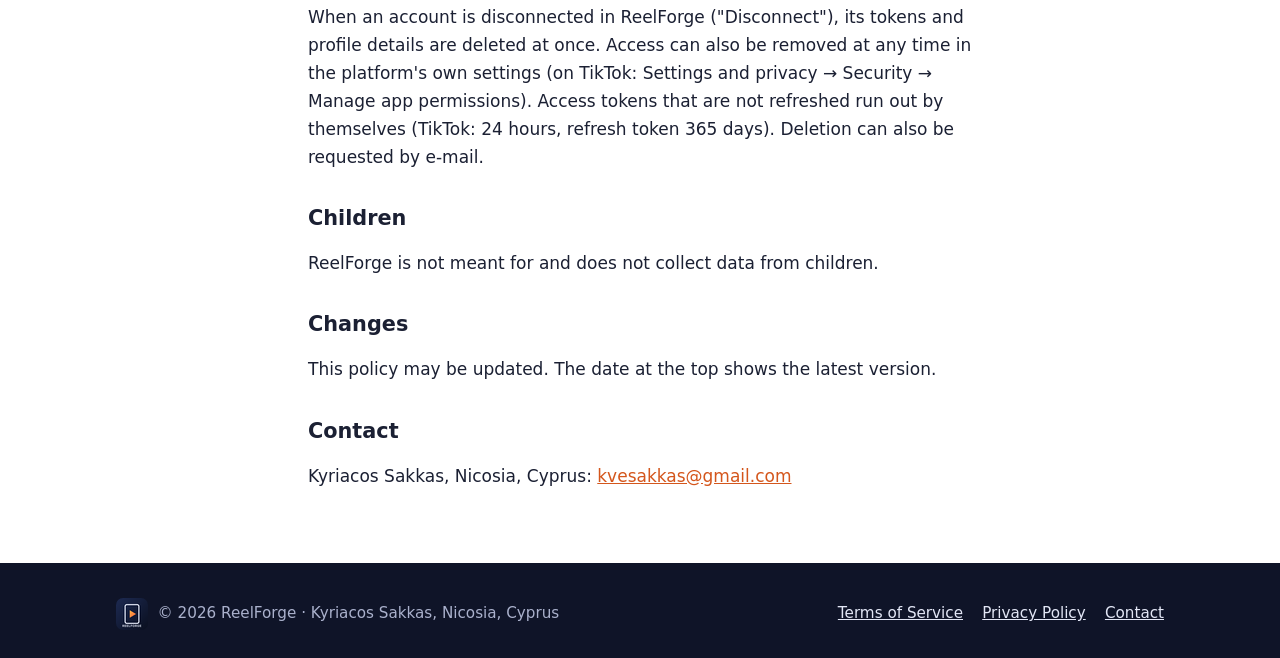
<file: privacy.html>
<!doctype html>
<html lang="en">
<head>
<meta charset="utf-8">
<meta name="viewport" content="width=device-width, initial-scale=1">
<title>Privacy Policy – ReelForge</title>
<meta name="description" content="ReelForge Privacy Policy.">
<link rel="icon" href="favicon.ico" sizes="any">
<link rel="icon" type="image/png" sizes="32x32" href="favicon-32.png">
<link rel="apple-touch-icon" href="apple-touch-icon.png">
<link rel="manifest" href="site.webmanifest">
<meta name="theme-color" content="#161d3a">
<meta property="og:type" content="website">
<meta property="og:site_name" content="ReelForge">
<meta property="og:title" content="Privacy Policy – ReelForge">
<meta property="og:url" content="https://kvesakkas.github.io/reelforge-legal/privacy.html">
<meta property="og:image" content="https://kvesakkas.github.io/reelforge-legal/icon-512.png">
<meta name="twitter:card" content="summary">
<link rel="stylesheet" href="style.css">
</head>
<body>
<header class="site-header">
  <div class="wrap">
    <a class="brand" href="index.html"><img src="logo-96.png" alt="ReelForge app icon" width="44" height="44">ReelForge</a>
    <nav class="site-nav" aria-label="Main">
      <a href="index.html">Home</a>
      <a href="features.html">Features</a>
      <a href="how-it-works.html">How it works</a>
      <a href="about.html">About</a>
      <a href="contact.html">Contact</a>
    </nav>
  </div>
</header>

<main>
<div class="page-head"><div class="wrap narrow"><h1>Privacy Policy</h1><p>Last updated: 26 November 2026</p></div></div>

<section>
<div class="wrap narrow prose">
<p style="margin-top:0">ReelForge is run by Kyriacos Sakkas, Nicosia, Cyprus. Today he is its only user and the owner of every connected account, so the only personal data it handles is his own. If ReelForge opens to more users, the same rules below apply to each of them, and this policy will be updated first.</p>

<h2>What data it stores</h2>
<ul>
  <li><strong>Access tokens</strong> from each connected platform (TikTok, YouTube, Instagram, Facebook, Threads). They let the app upload videos to the connected accounts.</li>
  <li><strong>Basic profile details</strong> of each connected account: display name, @username, profile picture link, and the platform's account id. These are only used to show which account is connected.</li>
  <li><strong>Post records</strong>: which video went to which account, when, and the link or status the platform returned.</li>
</ul>
<p>ReelForge does not collect data about viewers, followers or anyone else. It does not use cookies for tracking, analytics or ads. The only cookie is the login session for its own dashboard.</p>

<h2>This website</h2>
<p>This website is static and hosted on GitHub Pages. It sets no cookies and has no analytics or forms. GitHub may log visitors' IP addresses for security, as described in GitHub's own privacy statement.</p>

<h2>How it is stored</h2>
<p>Everything is kept on ReelForge's own server, in a private network (Tailscale) that only the owner's devices can reach. Tokens and app secrets are encrypted with AES-256-GCM before they are saved.</p>

<h2>How it is used</h2>
<p>Only to upload approved videos to the connected accounts, and to check whether an upload worked. On TikTok the app uses <code>user.info.basic</code> (and <code>user.info.profile</code> for the @username) to show the connected account, and <code>video.upload</code> to send a video to the TikTok inbox as a draft. If Direct Post is turned on later, it uses <code>video.publish</code> to post to the connected profile with the privacy and interaction settings the owner chooses.</p>

<h2>Sharing</h2>
<p>No data is sold, rented or shared with anyone. It is only sent to the platform the video is being uploaded to.</p>

<h2>Deletion</h2>
<p>When an account is disconnected in ReelForge ("Disconnect"), its tokens and profile details are deleted at once. Access can also be removed at any time in the platform's own settings (on TikTok: Settings and privacy → Security → Manage app permissions). Access tokens that are not refreshed run out by themselves (TikTok: 24 hours, refresh token 365 days). Deletion can also be requested by e-mail.</p>

<h2>Children</h2>
<p>ReelForge is not meant for and does not collect data from children.</p>

<h2>Changes</h2>
<p>This policy may be updated. The date at the top shows the latest version.</p>

<h2>Contact</h2>
<p>Kyriacos Sakkas, Nicosia, Cyprus: <a href="mailto:kvesakkas@gmail.com">kvesakkas@gmail.com</a></p>
</div>
</section>
</main>

<footer class="site-footer">
  <div class="wrap">
    <div class="foot-brand"><img src="favicon-32.png" alt="" width="32" height="32"><span>© 2026 ReelForge · Kyriacos Sakkas, Nicosia, Cyprus</span></div>
    <nav aria-label="Footer">
      <a href="terms.html">Terms of Service</a>
      <a href="privacy.html" aria-current="page">Privacy Policy</a>
      <a href="contact.html">Contact</a>
    </nav>
  </div>
</footer>
</body>
</html>
</file>
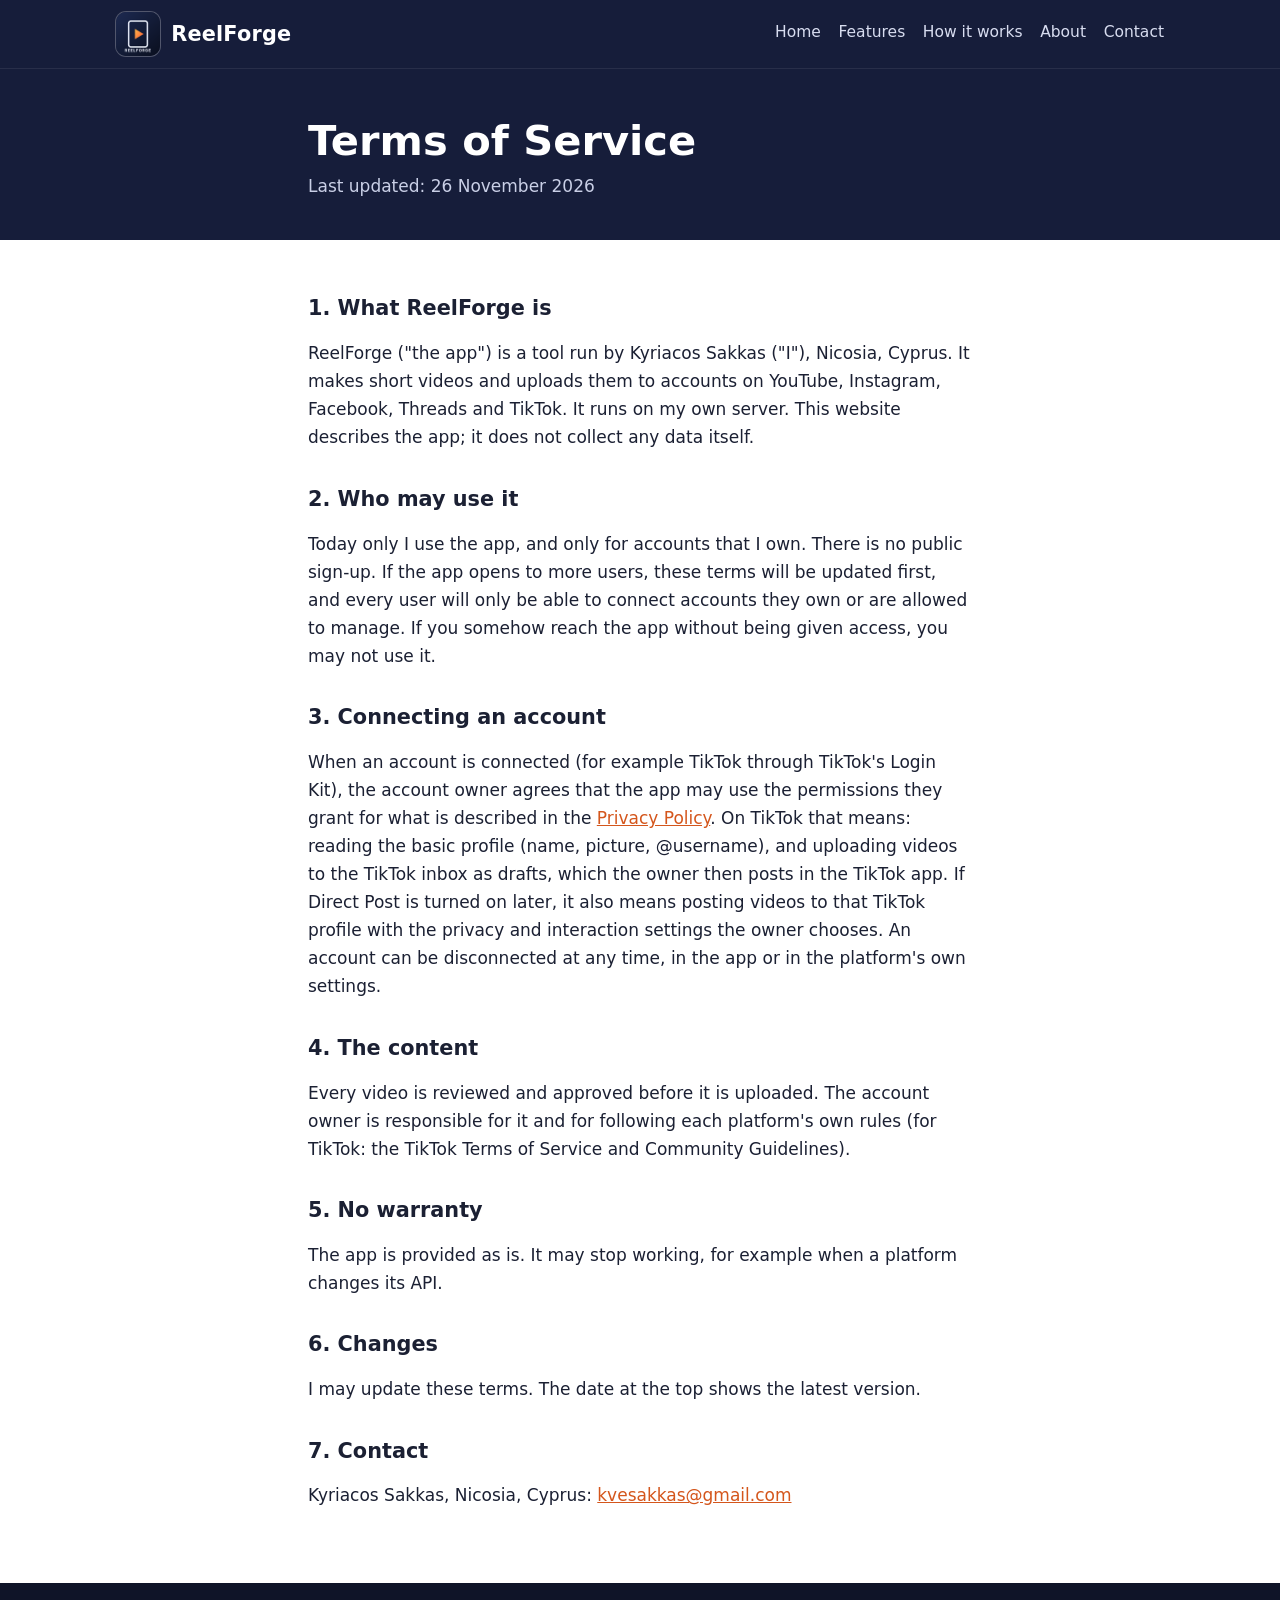
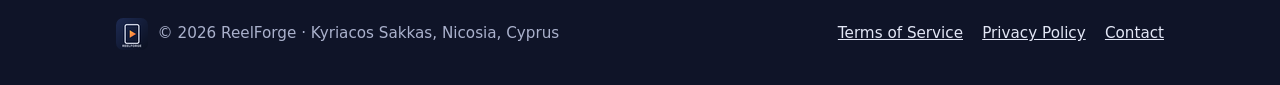
<file: terms.html>
<!doctype html>
<html lang="en">
<head>
<meta charset="utf-8">
<meta name="viewport" content="width=device-width, initial-scale=1">
<title>Terms of Service – ReelForge</title>
<meta name="description" content="ReelForge Terms of Service.">
<link rel="icon" href="favicon.ico" sizes="any">
<link rel="icon" type="image/png" sizes="32x32" href="favicon-32.png">
<link rel="apple-touch-icon" href="apple-touch-icon.png">
<link rel="manifest" href="site.webmanifest">
<meta name="theme-color" content="#161d3a">
<meta property="og:type" content="website">
<meta property="og:site_name" content="ReelForge">
<meta property="og:title" content="Terms of Service – ReelForge">
<meta property="og:url" content="https://kvesakkas.github.io/reelforge-legal/terms.html">
<meta property="og:image" content="https://kvesakkas.github.io/reelforge-legal/icon-512.png">
<meta name="twitter:card" content="summary">
<link rel="stylesheet" href="style.css">
</head>
<body>
<header class="site-header">
  <div class="wrap">
    <a class="brand" href="index.html"><img src="logo-96.png" alt="ReelForge app icon" width="44" height="44">ReelForge</a>
    <nav class="site-nav" aria-label="Main">
      <a href="index.html">Home</a>
      <a href="features.html">Features</a>
      <a href="how-it-works.html">How it works</a>
      <a href="about.html">About</a>
      <a href="contact.html">Contact</a>
    </nav>
  </div>
</header>

<main>
<div class="page-head"><div class="wrap narrow"><h1>Terms of Service</h1><p>Last updated: 26 November 2026</p></div></div>

<section>
<div class="wrap narrow prose">
<h2 style="margin-top:0">1. What ReelForge is</h2>
<p>ReelForge ("the app") is a tool run by Kyriacos Sakkas ("I"), Nicosia, Cyprus. It makes short videos and uploads them to accounts on YouTube, Instagram, Facebook, Threads and TikTok. It runs on my own server. This website describes the app; it does not collect any data itself.</p>

<h2>2. Who may use it</h2>
<p>Today only I use the app, and only for accounts that I own. There is no public sign-up. If the app opens to more users, these terms will be updated first, and every user will only be able to connect accounts they own or are allowed to manage. If you somehow reach the app without being given access, you may not use it.</p>

<h2>3. Connecting an account</h2>
<p>When an account is connected (for example TikTok through TikTok's Login Kit), the account owner agrees that the app may use the permissions they grant for what is described in the <a href="privacy.html">Privacy Policy</a>. On TikTok that means: reading the basic profile (name, picture, @username), and uploading videos to the TikTok inbox as drafts, which the owner then posts in the TikTok app. If Direct Post is turned on later, it also means posting videos to that TikTok profile with the privacy and interaction settings the owner chooses. An account can be disconnected at any time, in the app or in the platform's own settings.</p>

<h2>4. The content</h2>
<p>Every video is reviewed and approved before it is uploaded. The account owner is responsible for it and for following each platform's own rules (for TikTok: the TikTok Terms of Service and Community Guidelines).</p>

<h2>5. No warranty</h2>
<p>The app is provided as is. It may stop working, for example when a platform changes its API.</p>

<h2>6. Changes</h2>
<p>I may update these terms. The date at the top shows the latest version.</p>

<h2>7. Contact</h2>
<p>Kyriacos Sakkas, Nicosia, Cyprus: <a href="mailto:kvesakkas@gmail.com">kvesakkas@gmail.com</a></p>
</div>
</section>
</main>

<footer class="site-footer">
  <div class="wrap">
    <div class="foot-brand"><img src="favicon-32.png" alt="" width="32" height="32"><span>© 2026 ReelForge · Kyriacos Sakkas, Nicosia, Cyprus</span></div>
    <nav aria-label="Footer">
      <a href="terms.html" aria-current="page">Terms of Service</a>
      <a href="privacy.html">Privacy Policy</a>
      <a href="contact.html">Contact</a>
    </nav>
  </div>
</footer>
</body>
</html>
</file>
<file: style.css>
:root {
  --navy: #161d3a;
  --navy-2: #0f1428;
  --ink: #1b2033;
  --muted: #5d6478;
  --line: #e4e7ef;
  --soft: #f5f6fa;
  --orange: #ff8a3d;
  --orange-2: #ff6b2c;
  --link: #d4561c;
}
* { box-sizing: border-box; }
html { -webkit-text-size-adjust: 100%; }
body { margin: 0; font: 17px/1.65 system-ui, -apple-system, "Segoe UI", Roboto, sans-serif; color: var(--ink); background: #fff; }
img { max-width: 100%; height: auto; display: block; }
a { color: var(--link); }
code { background: var(--soft); padding: 0.1rem 0.35rem; border-radius: 4px; font-size: 0.92em; }

.wrap { max-width: 68rem; margin: 0 auto; padding: 0 1.25rem; }
.narrow { max-width: 44rem; }

/* Header: the app icon + name + nav, on every page. */
.site-header { background: var(--navy); color: #fff; position: sticky; top: 0; z-index: 10; box-shadow: 0 1px 0 #ffffff14; }
.site-header .wrap { display: flex; align-items: center; justify-content: space-between; gap: 1rem; min-height: 68px; flex-wrap: wrap; padding-top: 0.5rem; padding-bottom: 0.5rem; }
.brand { display: flex; align-items: center; gap: 0.7rem; color: #fff; text-decoration: none; font-weight: 700; font-size: 1.3rem; letter-spacing: 0.01em; }
.brand img { width: 44px; height: 44px; border-radius: 10px; box-shadow: 0 0 0 1px #ffffff40; }
.site-nav { display: flex; flex-wrap: wrap; gap: 0.25rem 1.1rem; }
.site-nav a { color: #d8ddf0; text-decoration: none; font-size: 0.97rem; padding: 0.2rem 0; border-bottom: 2px solid transparent; }
.site-nav a:hover, .site-nav a[aria-current="page"] { color: #fff; border-bottom-color: var(--orange); }

/* Hero */
.hero { background: linear-gradient(135deg, var(--navy) 0%, var(--navy-2) 100%); color: #fff; padding: 4.5rem 0 4rem; }
.hero .wrap { display: grid; grid-template-columns: 1.3fr 1fr; gap: 3rem; align-items: center; }
.hero h1 { font-size: clamp(2.1rem, 4.5vw, 3.2rem); line-height: 1.15; margin: 0 0 1rem; }
.hero p { color: #c9cfe6; font-size: 1.15rem; margin: 0 0 1.6rem; }
.hero .icon-big { width: min(320px, 70vw); border-radius: 28px; box-shadow: 0 20px 60px #0008; justify-self: center; }
.btn { display: inline-block; background: linear-gradient(135deg, var(--orange), var(--orange-2)); color: #fff; text-decoration: none; font-weight: 600; padding: 0.75rem 1.4rem; border-radius: 10px; margin: 0 0.6rem 0.6rem 0; }
.btn.ghost { background: transparent; border: 1px solid #ffffff55; }

.page-head { background: var(--navy); color: #fff; padding: 3rem 0 2.5rem; }
.page-head h1 { margin: 0 0 0.4rem; font-size: clamp(1.9rem, 4vw, 2.6rem); line-height: 1.2; }
.page-head p { margin: 0; color: #c9cfe6; }

section { padding: 3.5rem 0; }
section.alt { background: var(--soft); }
h2 { font-size: 1.75rem; line-height: 1.25; margin: 0 0 1rem; }
h3 { font-size: 1.15rem; margin: 0 0 0.4rem; }
.lead { font-size: 1.15rem; color: var(--muted); max-width: 46rem; }
.muted { color: var(--muted); }

.grid { display: grid; gap: 1.25rem; }
.grid.two { grid-template-columns: repeat(2, 1fr); }
.grid.three { grid-template-columns: repeat(3, 1fr); }
.grid.four { grid-template-columns: repeat(4, 1fr); }
.card { background: #fff; border: 1px solid var(--line); border-radius: 14px; padding: 1.4rem; }
.card p { margin: 0; color: var(--muted); }
.step-no { display: inline-grid; place-items: center; width: 2rem; height: 2rem; border-radius: 50%; background: var(--navy); color: #fff; font-weight: 700; margin-bottom: 0.6rem; }

.platforms { display: flex; flex-wrap: wrap; gap: 0.6rem; padding: 0; list-style: none; }
.platforms li { background: #fff; border: 1px solid var(--line); border-radius: 999px; padding: 0.4rem 1rem; font-weight: 600; }

figure { margin: 0; }
figure.shot img { border-radius: 12px; border: 1px solid var(--line); box-shadow: 0 8px 30px #1b203322; }
figcaption { font-size: 0.92rem; color: var(--muted); margin-top: 0.55rem; }
.stills img { border-radius: 12px; aspect-ratio: 9 / 16; object-fit: cover; width: 100%; }

details { border-bottom: 1px solid var(--line); padding: 0.9rem 0; }
summary { font-weight: 600; cursor: pointer; }
details p { margin: 0.6rem 0 0; color: var(--muted); }

.prose h2 { font-size: 1.3rem; margin-top: 2.2rem; }
.prose ul { padding-left: 1.3rem; }

.site-footer { background: var(--navy-2); color: #aab1cc; padding: 2.2rem 0; font-size: 0.95rem; }
.site-footer .wrap { display: flex; flex-wrap: wrap; gap: 1rem 2rem; justify-content: space-between; align-items: center; }
.site-footer a { color: #e3e7f6; }
.site-footer nav { display: flex; flex-wrap: wrap; gap: 0.4rem 1.2rem; }
.foot-brand { display: flex; align-items: center; gap: 0.6rem; }
.foot-brand img { width: 32px; height: 32px; border-radius: 7px; }

@media (max-width: 860px) {
  .hero .wrap, .grid.two, .grid.three { grid-template-columns: 1fr; }
  .grid.four { grid-template-columns: repeat(2, 1fr); }
  .hero { padding: 3rem 0; }
  .hero .icon-big { width: 200px; order: -1; justify-self: start; }
  section { padding: 2.5rem 0; }
}
@media (max-width: 520px) {
  body { font-size: 16px; }
  .site-header { position: static; }
  .brand img { width: 40px; height: 40px; }
}
</file>
